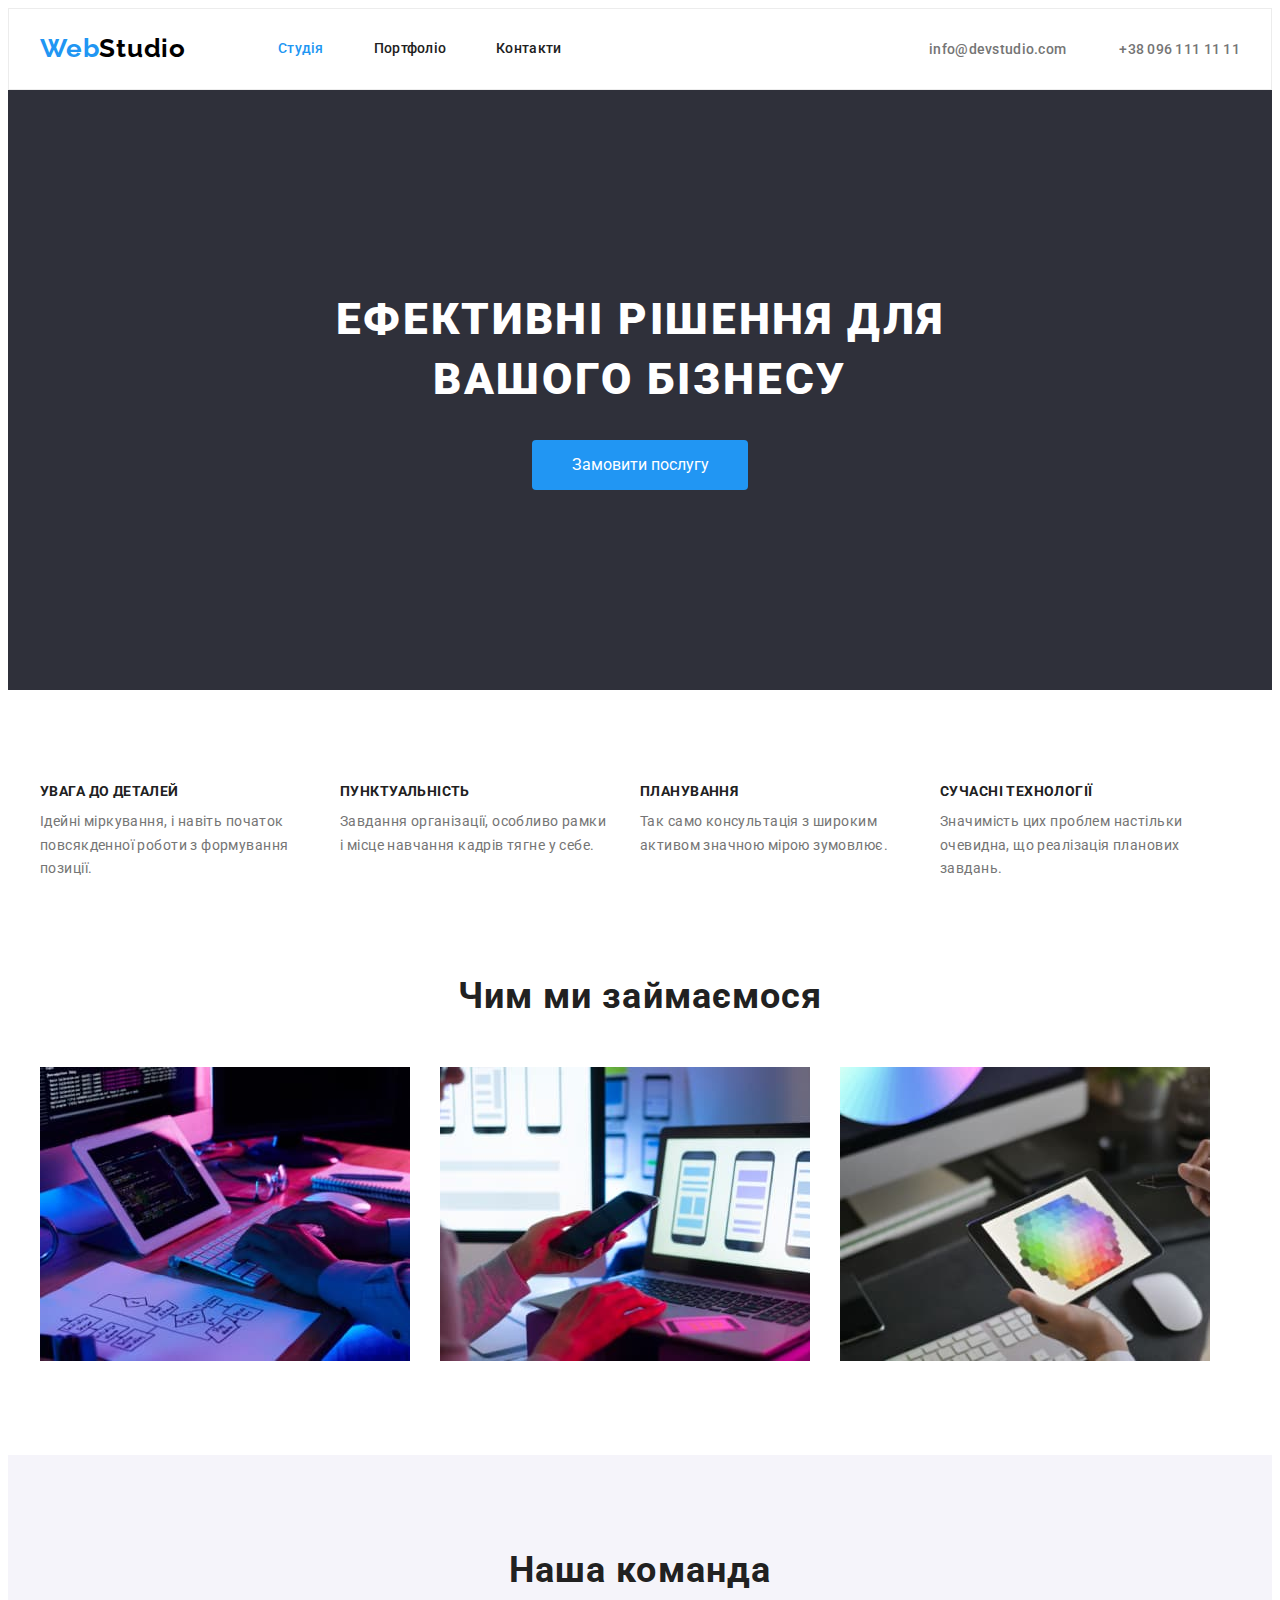
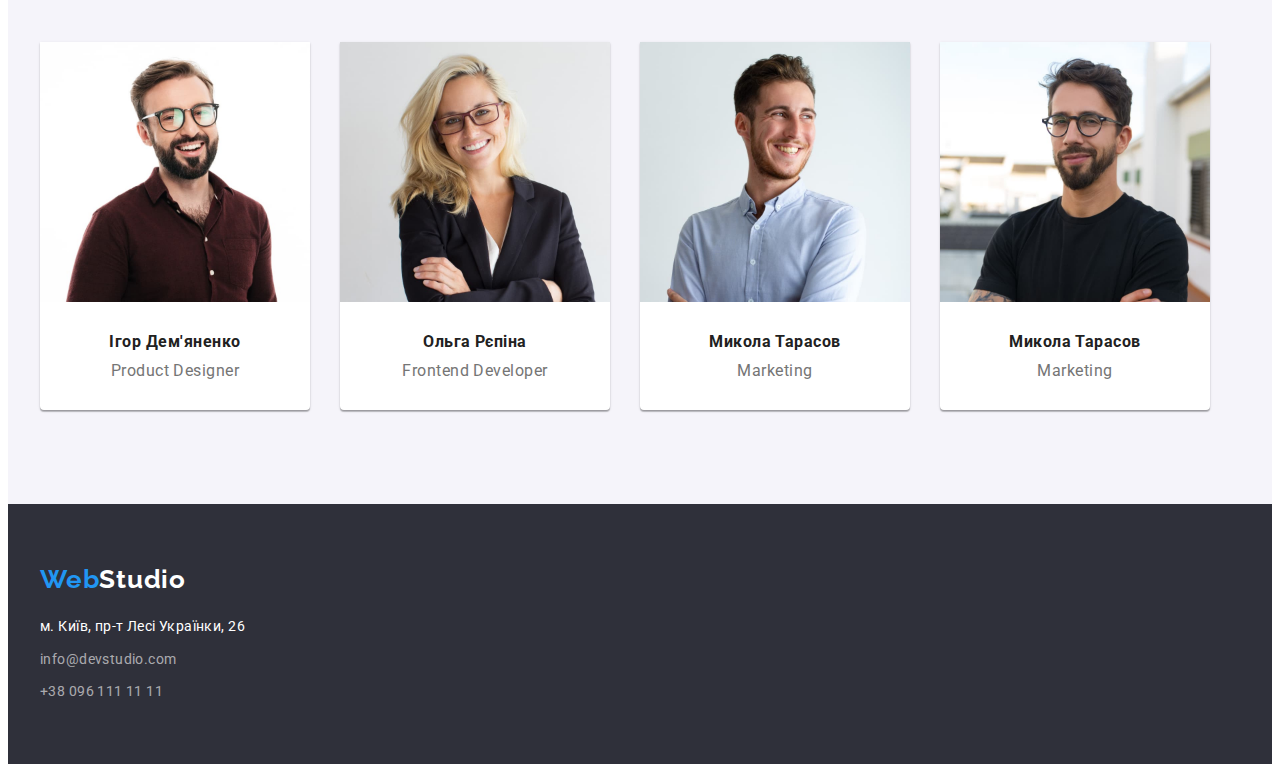
<file: index.html>
<!DOCTYPE html>
<html lang="uk">

<head>
  <meta charset="UTF-8" />
  <meta http-equiv="X-UA-Compatible" content="IE=edge" />
  <meta name="viewport" content="width=device-width, initial-scale=1.0" />
  <title>Студія</title>
  <!-- Fonts -->
  <link rel="preconnect" href="https://fonts.googleapis.com" />
  <link rel="preconnect" href="https://fonts.gstatic.com" crossorigin />
  <link href="https://fonts.googleapis.com/css2?family=Raleway:wght@700&family=Roboto:wght@400;500;700;900&display=swap"
    rel="stylesheet" />
  <!-- Modern Normalize -->
  <link rel="stylesheet" href="https://cdnjs.cloudflare.com/ajax/libs/modern-normalize/1.1.0/modern-normalize.min.css"
    integrity="sha512-wpPYUAdjBVSE4KJnH1VR1HeZfpl1ub8YT/NKx4PuQ5NmX2tKuGu6U/JRp5y+Y8XG2tV+wKQpNHVUX03MfMFn9Q=="
    crossorigin="anonymous" referrerpolicy="no-referrer" />
  <!-- Local Styles -->
  <link rel="stylesheet" href="./css/styles.css" />
</head>

<body>
  <header class="header">
    <div class="container-nav container">
      <nav class="header-nav">
        <!--логотип-->
        <a class="logo link" href="./index.html">Web<span class="logo-header">Studio</span> </a>
        <ul class="nav-list list">
          <li class="header-nav-item"><a class="nav-link link current" href="./index.html">
              Студія</a></li>
          <li class="header-nav-item"><a class="nav-link link" href="./portfolio.html">
              Портфоліо</a></li>
          <li class="header-nav-item"><a class="nav-link link" href=""> Контакти</a></li>
        </ul>
      </nav>
      <!-- contacts header -->
      <ul class="contacts list">
        <li class="contacts-item">
          <a href="mailto:info@devstudio.com" class="mail link">info@devstudio.com</a>
        </li>
        <li class="contacts-item">
          <a href="tel:+380961111111" class="mail link">+38 096 111 11 11</a>
        </li>
      </ul>
    </div>
  </header>
  <main>
    <!-- hero ------------------------------->
    <section class="hero">
      <div class="container">
        <h1 class="hero-title">Ефективні рішення для вашого бізнесу</h1>
        <button class="button" type="button">Замовити послугу</button>
      </div>
    </section>
    <!-- список особливостей about -->
    <section class="about">
      <div class="container">
        <h2 class="visually-hidden">особливості</h2>
        <ul class="about-list list">
          <li class="about-item">
            <h3 class="about-title">УВАГА ДО ДЕТАЛЕЙ</h3>
            <p class="about-title-description">
              Ідейні міркування, і навіть початок повсякденної роботи з формування позиції.
            </p>
          </li>
          <li class="about-item">
            <h3 class="about-title">ПУНКТУАЛЬНІСТЬ</h3>
            <p class="about-title-description">
              Завдання організації, особливо рамки і місце навчання кадрів тягне у себе.
          </li>
          <li class="about-item">
            <h3 class="about-title">ПЛАНУВАННЯ</h3>
            <p class="about-title-description">
              Так само консультація з широким активом значною мірою зумовлює.
            </p>
          </li>
          <li class="about-item">
            <h3 class="about-title">СУЧАСНІ ТЕХНОЛОГІЇ</h3>
            <p class="about-title-description">
              Значимість цих проблем настільки очевидна, що реалізація планових завдань.
            </p>
          </li>
        </ul>
      </div>
    </section>
    <!-- чим займаються -->
    <section class="section">
      <div class="container">
        <h2 class="section-title">Чим ми займаємося</h2>
        <ul class="section-list list">
          <li>
            <img src="./images/img-1.jpg" alt="робота вебстудії" width="370" height="294" />
          </li>
          <li>
            <img src="./images/img-2.jpg" alt="робота вебстудії" width="370" height="294" />
          </li>
          <li>
            <img src="./images/img-3.jpg" alt="робота вебстудії" width="370" height="294" />
          </li>
        </ul>
      </div>
    </section>
    <!-- team-------------->
    <section class="section section-team">
      <div class="container">
        <h2 class="section-title">Наша команда</h2>
        <ul class="team-list list">
          <li class="section-team-list">
            <img class="team-img" src="./images/workers-1.jpg" alt="наша команда" width="270" height="260" />
            <div class="team-info">
              <h3 class="team-name">Ігор Дем'яненко</h3>
              <p class="team-position" lang="en">Product Designer</p>
            </div>
          </li>
          <li class="section-team-list">
            <img class="team-img" src="./images/workers-2.jpg" alt="наша команда" width="270" height="260" />
            <div class="team-info">
              <h3 class="team-name">Ольга Рєпіна</h3>
              <p class="team-position" lang="en">Frontend Developer</p>
            </div>
          </li>
          <li class="section-team-list">
            <img class="team-img" src="./images/workers-3.jpg" alt="наша команда" width="270" height="260" />
            <div class="team-info">
              <h3 class="team-name">Микола Тарасов</h3>
              <p class="team-position" lang="en">Marketing</p>
            </div>
          </li>
          <li class="section-team-list">
            <img class="team-img" src="./images/workers-4.jpg" alt="наша команда" width="270" height="260" />
            <div class="team-info">
              <h3 class="team-name">Микола Тарасов</h3>
              <p class="team-position" lang="en">Marketing</p>
            </div>
          </li>
        </ul>
      </div>
    </section>
  </main>
  <!--footer-------------------------------->
  <footer class="footer">
    <!--логотип-->
    <div class="container">
      <div class="logo-footer">
        <a class="logo link" href="./index.html">Web<span class="studio-footer">Studio</span></a>
      </div>
      <address>
        <ul class="list">
          <li class="style-link">
            <a class="footer-nav link" href="https://goo.gl/maps/vNX5dQd5ckoSvN4Q9" target="_blank"
              rel="noopener noreferrer nofollow">м. Київ, пр-т Лесі Українки, 26</a>
          </li>
          <li class="style-link">
            <a href="mailto:info@devstudio.com" class="footer-contact link">info@devstudio.com</a>
          </li>
          <li class="style-link">
            <a href="tel:+380961111111" class="footer-contact link">+38 096 111 11 11</a>
          </li>
        </ul>
      </address>
    </div>
  </footer>
</body>

</html>
</file>
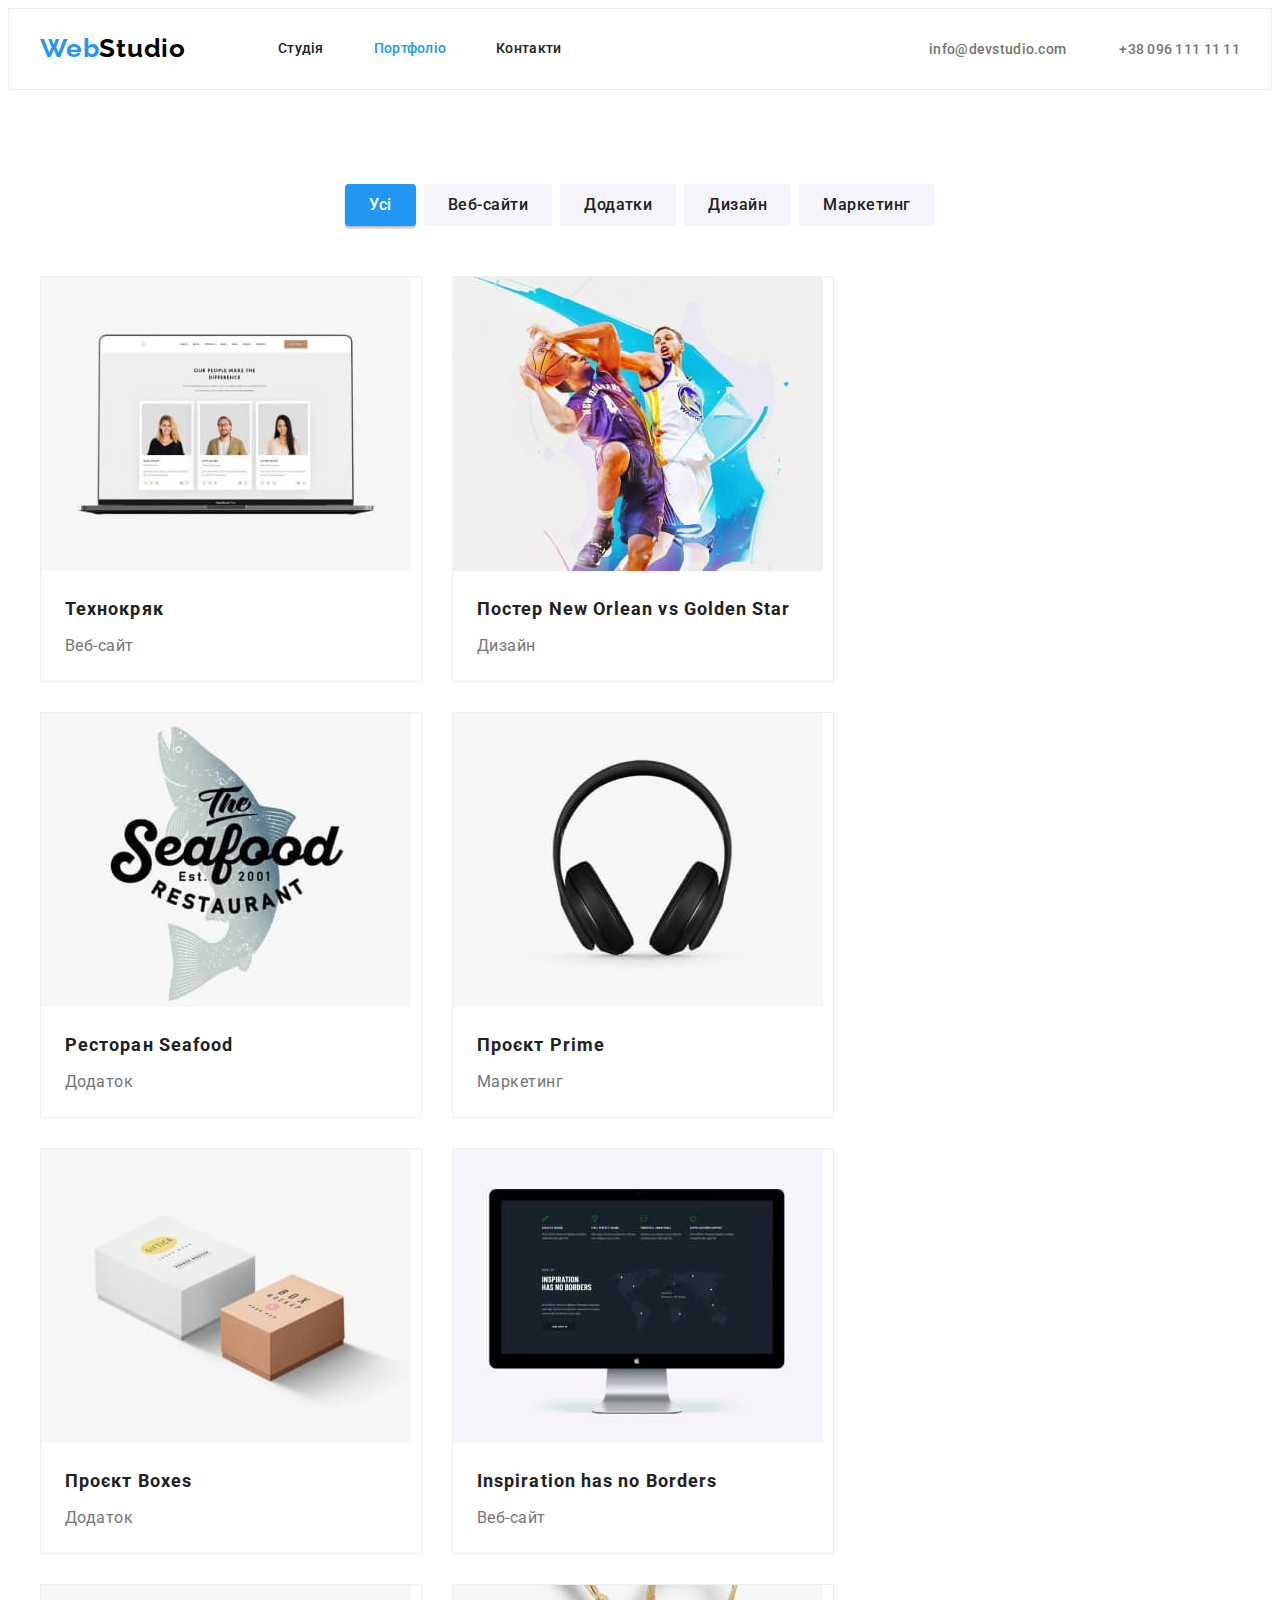
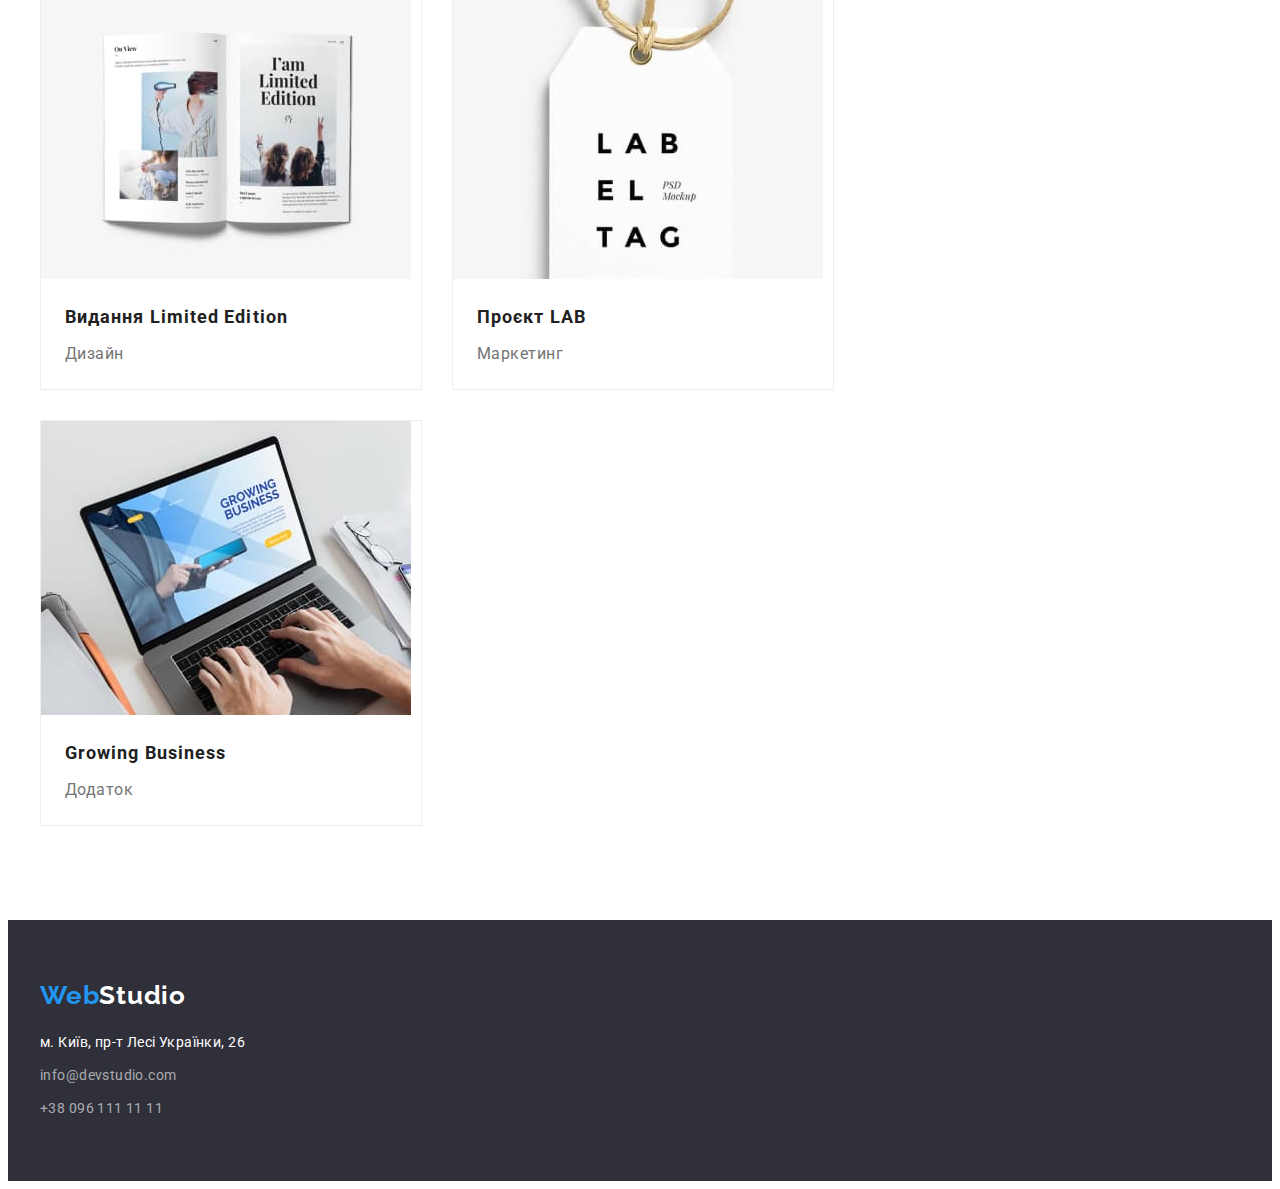
<file: portfolio.html>
<!DOCTYPE html>
<html lang="uk">

<head>
  <meta charset="UTF-8" />
  <meta http-equiv="X-UA-Compatible" content="IE=edge" />
  <meta name="viewport" content="width=device-width, initial-scale=1.0" />
  <title>Портфоліо</title>
  <!-- Fonts -->
  <link rel="preconnect" href="https://fonts.gstatic.com" crossorigin />
  <link href="https://fonts.googleapis.com/css2?family=Raleway:wght@700&family=Roboto:wght@400;500;700;900&display=swap"
    rel="stylesheet" />
  <!-- Modern Normalize -->
  <link rel="stylesheet" href="https://cdnjs.cloudflare.com/ajax/libs/modern-normalize/1.1.0/modern-normalize.min.css"
    integrity="sha512-wpPYUAdjBVSE4KJnH1VR1HeZfpl1ub8YT/NKx4PuQ5NmX2tKuGu6U/JRp5y+Y8XG2tV+wKQpNHVUX03MfMFn9Q=="
    crossorigin="anonymous" referrerpolicy="no-referrer" />
  <!-- Local Styles -->
  <link rel="stylesheet" href="./css/styles.css" />
</head>

<body>
  <header class="header">
    <div class="container-nav container">
      <nav class="header-nav">
        <!--логотип-->
        <a class="logo link" href="./index.html">Web<span class="logo-header">Studio</span></a>
        <ul class="nav-list list">
          <li class="header-nav-item"><a class="nav-link link" href="./index.html">Студія</a></li>
          <li class="header-nav-item">
            <a class="nav-link link current" href="./portfolio.html">
              Портфоліо</a>
          </li>
          <li class="header-nav-item"><a class="nav-link link" href=""> Контакти</a></li>
        </ul>
      </nav>
      <!-- contacts header -->
      <ul class="contacts list">
        <li class="contacts-item">
          <a href="mailto:info@devstudio.com" class="mail link">info@devstudio.com</a>
        </li>
        <li class="contacts-item">
          <a href="tel:+380961111111" class="mail link">+38 096 111 11 11</a>
        </li>
      </ul>
    </div>
  </header>
  <main>
    <!--Наші роботи filter-->
    <section class="section">
      <div class="container">
        <h1 class="visually-hidden">Портфоліо</h1>
        <ul class=" list-filter-btn list">
          <li><button class="filter-btn activ" type="button">Усі</button></li>
          <li><button class="filter-btn" type="button">Веб-сайти</button></li>
          <li><button class="filter-btn" type="button">Додатки</button></li>
          <li><button class="filter-btn" type="button">Дизайн</button></li>
          <li><button class="filter-btn" type="button">Маркетинг</button></li>
        </ul>

        <!--картки-->
        <ul class="card-set list">
          <li class="item-card">
            <img src="./images/card-1.jpg" alt="сайт" />
            <div class="card-discription">
              <h2 class="filter-title">Технокряк</h2>
              <p class="filter-info">Веб-сайт</p>
            </div>
          </li>
          <li class="item-card">
            <img src="./images/card-2.jpg" alt="постер" width: 370px; height: 294px; />
            <div class="card-discription">
              <h2 lang="en" class="filter-title">
                Постер New Orlean vs Golden Star</h2>
              <p class="filter-info">Дизайн</p>
            </div>
          </li>
          <li class="item-card">
            <img src="./images/card-3.jpg" alt="емблема" width: 370px; height: 294px; />
            <div class="card-discription">
              <h2 lang="en" class="filter-title">Ресторан Seafood</h2>
              <p class="filter-info">Додаток</p>
            </div>
          </li>
          <li class="item-card">
            <img src="./images/card-4.jpg" alt="наушшники" width: 370px; height: 294px; />
            <div class="card-discription">
              <h2 lang="en" class="filter-title">Проєкт Prime</h2>
              <p class="filter-info">Маркетинг</p>
            </div>
          </li>
          <li class="item-card">
            <img src="./images/card-5.jpg" alt="коробки" width: 370px; height: 294px; />
            <div class="card-discription">
              <h2 lang="en" class="filter-title">Проєкт Boxes</h2>
              <p class="filter-info">Додаток</p>
            </div>
          </li>
          <li class="item-card">
            <img src="./images/card-6.jpg" alt="веб-сайд" width: 370px; height: 294px; />
            <div class="card-discription">
              <h2 lang="en" class="filter-title">Inspiration has no Borders</h2>
              <p class="filter-info">Веб-сайт</p>
            </div>
          </li>
          <li class="item-card">
            <img src="./images/card-7.jpg" alt="журнал" width: 370px; height: 294px; />
            <div class="card-discription">
              <h2 lang="en" class="filter-title">Видання Limited Edition</h2>
              <p class="filter-info">Дизайн</p>
            </div>
          </li>
          <li class="item-card">
            <img src="./images/card-8.jpg" alt="лейба" width: 370px; height: 294px; />
            <div class="card-discription">
              <h2 lang="en" class="filter-title">Проєкт LAB</h2>
              <p class="filter-info">Маркетинг</p>
            </div>
          </li>
          <li class="item-card">
            <img src="./images/card-9.jpg" alt="бізнес додоток" width: 370px; height: 294px; />
            <div class="card-discription">
              <h2 lang="en" class="filter-title">Growing Business</h2>
              <p class="filter-info">Додаток</p>
            </div>
          </li>
        </ul>
      </div>
    </section>
  </main>
  <!--footer--------->
  <footer class="footer">
    <!--логотип-->
    <div class="container">
      <div class="logo-footer"><a class="logo link" href="./index.html">Web<span class="studio-footer">Studio</span></a>
      </div>
      <address>
        <ul class="list">
          <li class="style-link">
            <a class="footer-nav link" href="https://goo.gl/maps/vNX5dQd5ckoSvN4Q9" target="_blank"
              rel="noopener noreferrer nofollow">м. Київ, пр-т Лесі Українки, 26</a>
          </li>
          <li class="style-link">
            <a href="mailto:info@devstudio.com" class="footer-contact link">info@devstudio.com</a>
          </li>
          <li class="style-link">
            <a href="tel:+380961111111" class="footer-contact link">+38 096 111 11 11</a>
          </li>
        </ul>
      </address>
    </div>
  </footer>
</body>

</html>
</file>
<file: css/styles.css>
:root {
  --primary-background-color: #ffffff;
  --secondary-background-color: #f5f4fa;
  --tertiary-background-color: #2f303a;
  --accent-color: #2196f3;
  --primary-color-text: #212121;
  --secondary-color-text: #757575;
  --tertiary-color-text: #ffffff;
  --btn-color-filter-activ: 0px 3px 1px rgba(0, 0, 0, 0.1), 0px 1px 2px rgba(0, 0, 0, 0.08),
    0px 2px 2px rgba(0, 0, 0, 0.12);
  --font-size-normal: 14px;
}

body {
  background: var(--primary-background-color);
  color: var(--primary-color-text);
  font-size: var(--font-size-normal);
  font-family: "Roboto", sans-serif;
}
/* прибирає  точки номерації */
.list {
  list-style: none;
}
/* прибирає підкреслення */
.link {
  text-decoration: none;
}
/* прибираю непотрібні заголовки */
.visually-hidden {
  position: absolute;
  white-space: nowrap;
  width: 1px;
  height: 1px;
  overflow: hidden;
  border: 0;
  padding: 0;
  clip: rect(0 0 0 0);
  clip-path: inset(50%);
  margin: -1px;
}

/* reset */

/* Стили для обнуления верхних отступов у элементов  */
h1,
h2,
h3,
h4,
h5,
h6,
p {
  margin: 0;
}

/* Класс для обнуления базовых свойств у списков (ul)  */
.list {
  list-style: none;
  padding-left: 0;
  margin: 0;
}

/* Класс для обнуления базовых свойств у ссылок  */
.link {
  text-decoration: none;
  color: inherit;
}

/* Свойства для корректного отображения картинок  */
img {
  display: block;
  max-width: 100%;
  height: auto;
}

/* Свойства для обнуления курсива у address  */

address {
  font-style: normal;
}

/* reset end */

/* components */

/* header */

.container {
  width: 1200px;
  padding: 0 15px;
  margin: 0 auto;
}

.container-nav {
  display: flex;
  align-items: center;
}

.header {
  border: 1px solid #ececec;
}

/* logo */

.logo {
  margin-right: 93px;
  width: 145px;
  height: 31px;
  left: 215px;
  top: 24px;

  font-family: "Raleway";
  font-style: normal;
  font-weight: 700;
  align-items: center;
  font-size: 26px;
  line-height: 1.19;
  letter-spacing: 0.03em;
  /* text-decoration: none; */
  letter-spacing: 0.03em;
  color: var(--accent-color);
}

.logo-header {
  color: #000000;
}

.header-nav {
  display: flex;
  align-items: center;
}

/* nav */

.nav-list {
  display: flex;
  align-items: center;
  gap: 50px;
}

/*.nav-link .item{ */
/* display: block;  */
/*     
} */
/* .nav-list .item + .item{ */
/* margin-left: 50px; */
/* } */

.nav-link {
  display: inline-block;
  padding-top: 32px;
  padding-bottom: 32px;
  font-weight: 500;
  line-height: 1.14;
  letter-spacing: 0.02em;
  color: var(--primary-color-text);
}
.nav-link:hover,
.nav-link:focus,
.current {
  color: var(--accent-color);
}

.contacts {
  margin-left: auto;
}

.contacts-list {
  display: flex;
}

.contacts-item {
  display: inline-block;
}
.contacts .contacts-item + .contacts-item {
  margin-left: 50px;
}

/* contact */
.mail {
  padding-top: 32px;
  padding-bottom: 32px;
  font-weight: 500;
  line-height: 1.14;
  letter-spacing: 0.02em;

  color: var(--secondary-color-text);
}

.contacts .mail:hover,
.contacts .mail:focus {
  color: var(--accent-color);
}

/* HERO */
.hero {
  padding-top: 200px;
  padding-bottom: 200px;
  text-align: center;

  background: var(--tertiary-background-color);
}
.hero-title {
  width: 696px;
  text-align: center;
  margin-left: auto;
  margin-right: auto;
  margin-bottom: 30px;
  font-weight: 900;
  font-size: 44px;
  line-height: 1.36;

  text-align: center;
  letter-spacing: 0.06em;
  text-transform: uppercase;

  color: var(--primary-background-color);
}

/* button here */
.button {
  border: none;
  font-size: 16px;
  padding: 10px 32px 10px 32px;
  font-family: inherit;
  min-width: 216px;
  height: 50px;
  text-align: center;
  cursor: pointer;
  background-color: var(--accent-color);
  border-radius: 4px;
  color: var(--primary-background-color);
}
.button:hover,
.button:focus {
  background-color: #188ce8;
}
/* about--------------------------------*/
.about {
  padding-top: 94px;
  padding-bottom: 0px;
}

.about-list {
  display: flex;
  gap: 30px;
}

.about-item {
  width: 270px;
}

.about-title {
  margin-bottom: 10px;
  font-size: 14px;
  line-height: 1.14;
  letter-spacing: 0.03em;
  text-transform: uppercase;
}
.about-title-description {
  line-height: 1.71;
  letter-spacing: 0.03em;
  color: var(--secondary-color-text);
}

/* чим займаються ----------------------*/
.section {
  padding-top: 94px;
  padding-bottom: 94px;
}

.section-list {
  display: flex;
  gap: 30px;
}
.section-title {
  margin-bottom: 50px;
  font-size: 36px;
  line-height: 1.17;
  text-align: center;
  letter-spacing: 0.03em;
}

/* team ----------------------------------*/
.section-team {
  background-color: #f5f4fa;
}

.team-list {
  display: flex;
  gap: 30px;
  text-align: center;
  margin: 0 auto;
}

.section-team-list {
  background-color: #ffffff;
  box-shadow: 0px 1px 3px rgba(0, 0, 0, 0.12), 0px 1px 1px rgba(0, 0, 0, 0.14),
    0px 2px 1px rgba(0, 0, 0, 0.2);
  border-radius: 0px 0px 4px 4px;
}

.team-info {
  padding-top: 30px;
  padding-bottom: 30px;
}

.team-name {
  margin-bottom: 10px;
  font-size: 16px;
  line-height: 1.19;
  text-align: center;
  letter-spacing: 0.03em;
}
.team-position {
  /* padding-bottom: 30px; */
  font-size: 16px;
  line-height: 1.19;
  text-align: center;
  letter-spacing: 0.03em;

  color: var(--secondary-color-text);
}
/* footer -------------------------------*/

.footer {
  padding-top: 60px;
  padding-bottom: 60px;
  background-color: var(--tertiary-background-color);
}

.logo-footer {
  margin-bottom: 20px;
}
.studio-footer {
  color: var(--tertiary-color-text);
}

.footer-nav {
  font-style: normal;
  line-height: 1.71;
  letter-spacing: 0.03em;

  color: var(--primary-background-color);
}
.footer-contact {
  font-style: normal;
  line-height: 1.71;
  letter-spacing: 0.03em;
  color: rgba(255, 255, 255, 0.6);
}
.footer-contact:hover,
.footer-contact:focus {
  color: var(--accent-color);
}
.style-link:not(:last-child) {
  margin-bottom: 9px;
}

/*------------ портфоліо -----------------------------*/
.list-filter-btn {
  display: flex;
  justify-content: center;
  gap: 8px;
  text-align: center;
  margin-bottom: 50px;
}

.filter-btn {
  background: #f5f4fa;
  font-family: "Roboto", sans-serif;
  font-style: normal;
  font-weight: 500;
  font-size: 16px;
  line-height: 1.63;
  text-align: center;
  letter-spacing: 0.03em;
  border-radius: 4px;
  border-color: transparent;
  cursor: pointer;
  padding: 6px 22px;
  color: var(--primary-color-text);
}

.filter-btn:hover,
.filter-btn:focus {
  background: var(--accent-color);
  color: var(--tertiary-color-text);
}
.filter-btn.activ {
  background: var(--accent-color);
  color: var(--primary-background-color);
  box-shadow: var(--btn-color-filter-activ);
}
/*картки */

.card-set {
  display: flex;
  flex-wrap: wrap;
  gap: 30px;
}

.item-card {
  flex-basis: calc((100% - 60px) / 3);
  background-color: #ffffff;
  border: 1px solid #eeeeee;
}
.filter-title {
  font-size: 18px;
  line-height: 2;
  letter-spacing: 0.06em;
  margin-bottom: 4px;
}
.filter-info {
  font-size: 16px;
  line-height: 1.88;
  letter-spacing: 0.03em;

  color: var(--secondary-color-text);
}

.card-discription {
  padding: 20px 24px;
}
</file>
